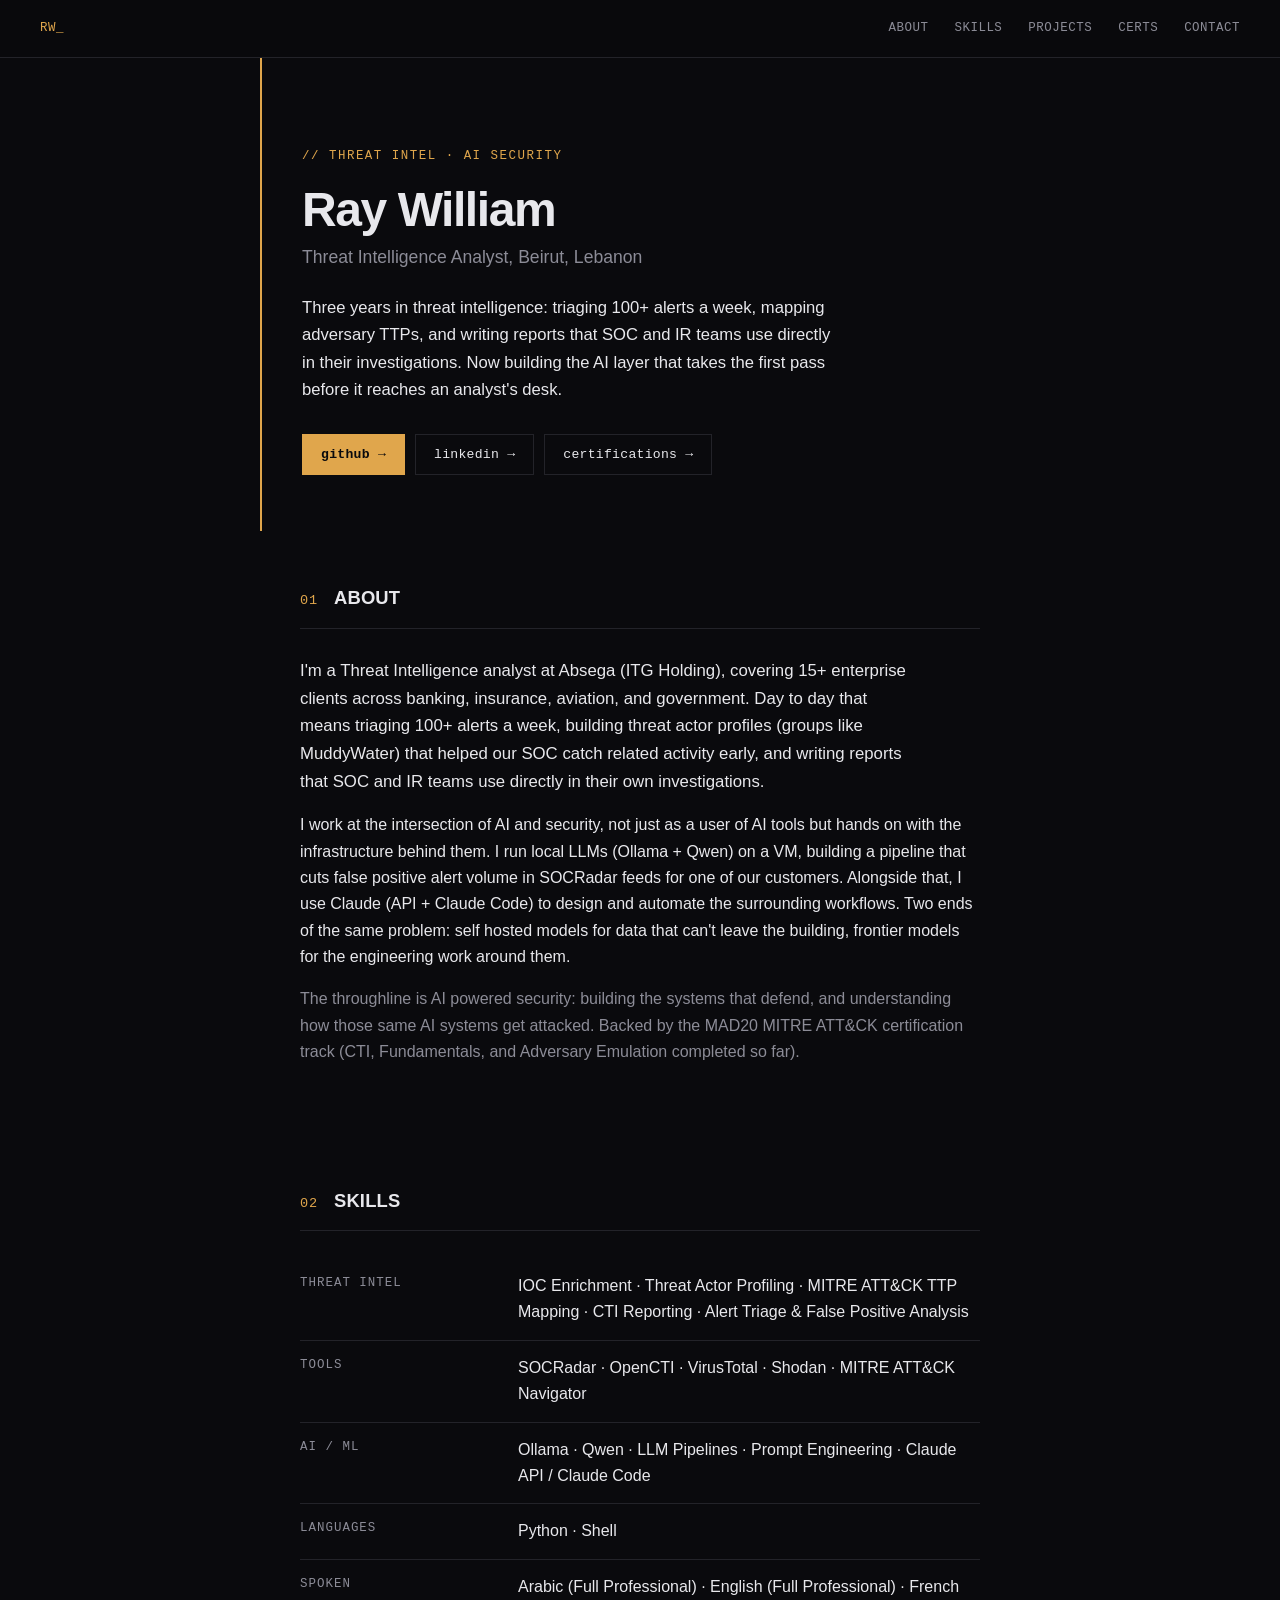
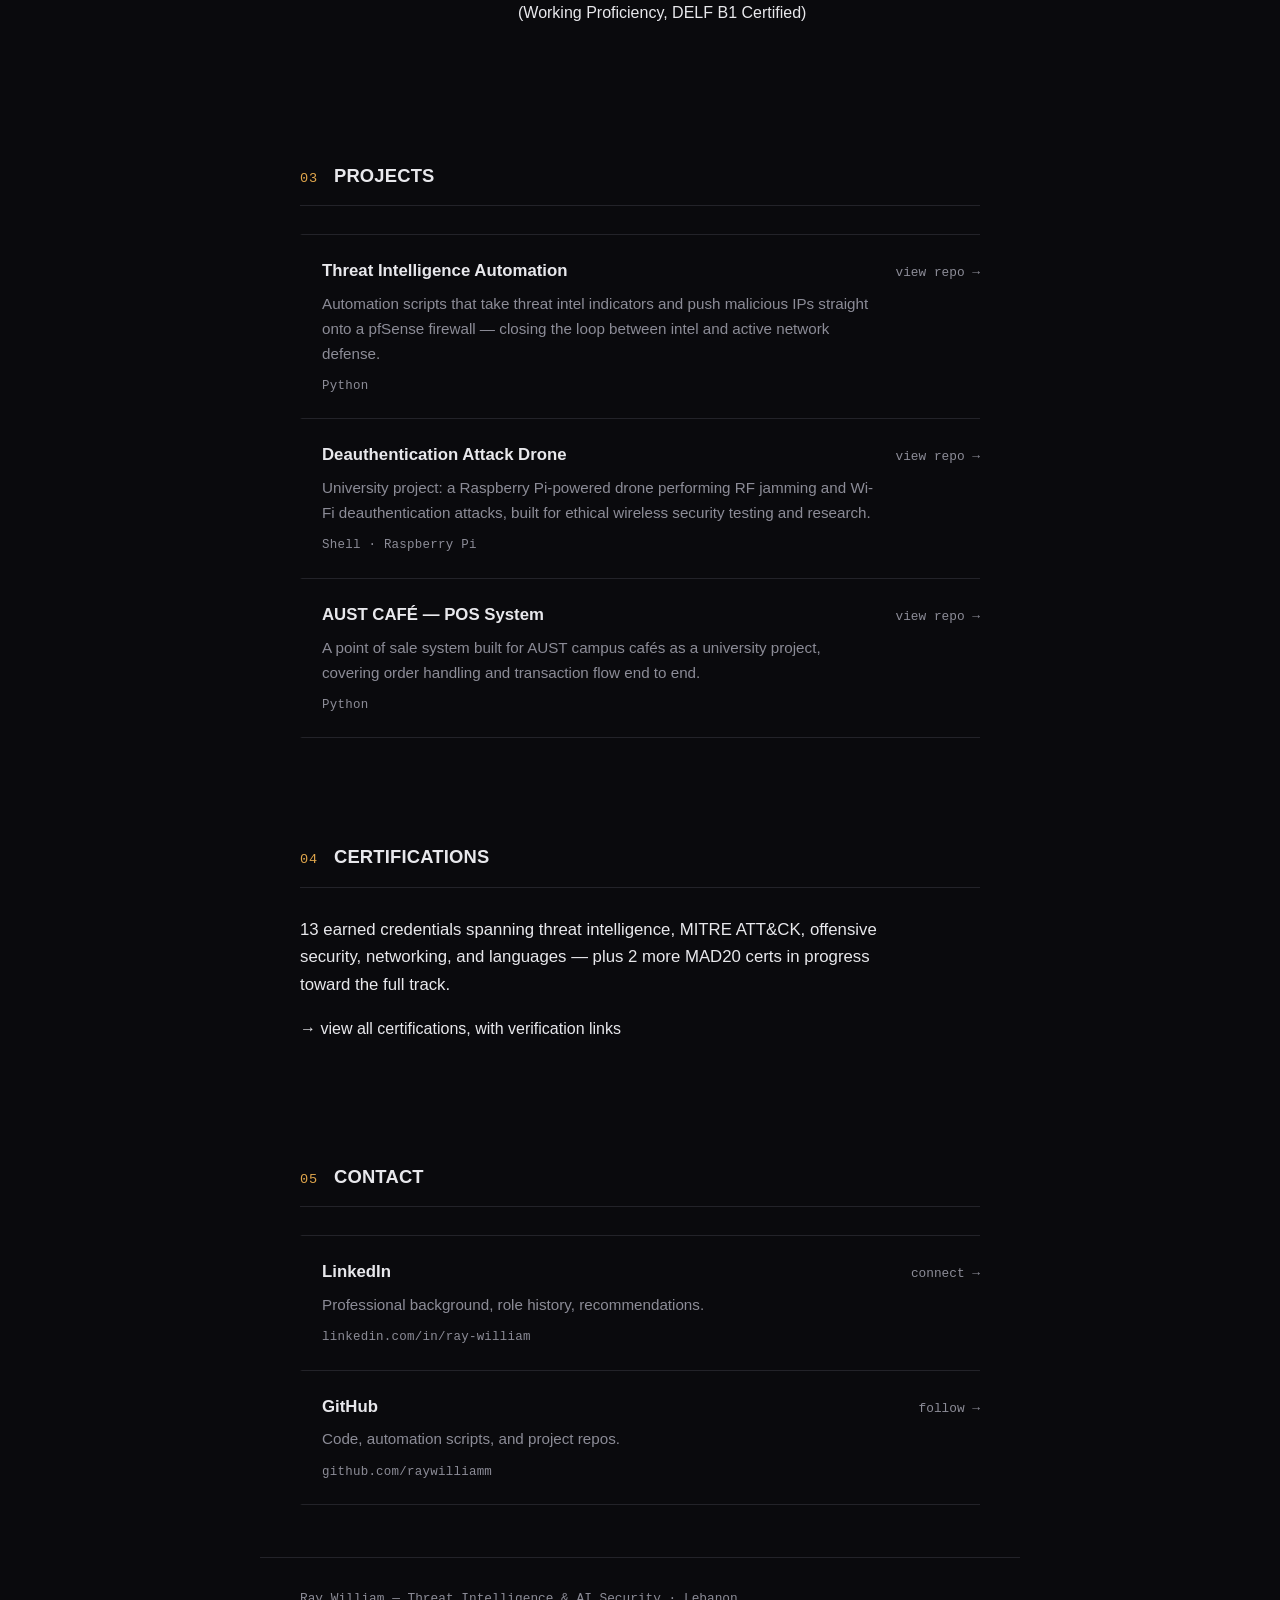
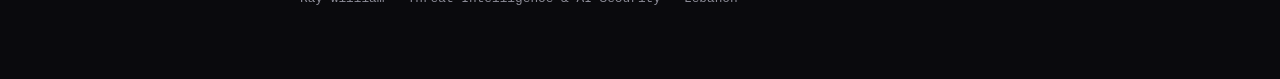
<file: index.html>
<!DOCTYPE html>
<html lang="en">
<head>
  <meta charset="UTF-8" />
  <meta name="viewport" content="width=device-width, initial-scale=1.0" />
  <meta name="description" content="Ray William — Threat Intelligence analyst expanding into AI + Cybersecurity. CTI reporting, MITRE ATT&CK, and AI powered security tooling." />
  <title>Ray William | Threat Intelligence &amp; AI Security</title>
  <link rel="stylesheet" href="style.css" />
</head>
<body>
  <nav>
    <span class="nav-mark">RW_</span>
    <div class="nav-links">
      <a href="#about">About</a>
      <a href="#skills">Skills</a>
      <a href="#projects">Projects</a>
      <a href="certifications.html">Certs</a>
      <a href="#contact">Contact</a>
    </div>
  </nav>

  <header class="hero">
    <p class="label">// threat intel · ai security</p>
    <h1>Ray William</h1>
    <p class="role">Threat Intelligence Analyst, Beirut, Lebanon</p>
    <p class="tagline">
      Three years in threat intelligence: triaging 100+ alerts a week, mapping adversary
      TTPs, and writing reports that SOC and IR teams use directly in their investigations.
      Now building the AI layer that takes the first pass before it reaches an analyst's desk.
    </p>
    <div class="cta-row">
      <a class="btn primary" href="https://github.com/raywilliamm" target="_blank" rel="noopener">github →</a>
      <a class="btn" href="https://www.linkedin.com/in/ray-william-22aa441b3/" target="_blank" rel="noopener">linkedin →</a>
      <a class="btn" href="certifications.html">certifications →</a>
    </div>
  </header>

  <section id="about">
    <div class="section-head"><span class="index">01</span><h2>About</h2></div>
    <p class="lede">
      I'm a Threat Intelligence analyst at Absega (ITG Holding), covering 15+ enterprise
      clients across banking, insurance, aviation, and government. Day to day that means
      triaging 100+ alerts a week, building threat actor profiles (groups like MuddyWater)
      that helped our SOC catch related activity early, and writing reports that SOC and
      IR teams use directly in their own investigations.
    </p>
    <p>
      I work at the intersection of AI and security, not just as a user of AI tools but
      hands on with the infrastructure behind them. I run local LLMs (Ollama + Qwen) on a
      VM, building a pipeline that cuts false positive alert volume in SOCRadar feeds for
      one of our customers. Alongside that, I use Claude (API + Claude Code) to design and
      automate the surrounding workflows. Two ends of the same problem: self hosted models
      for data that can't leave the building, frontier models for the engineering work
      around them.
    </p>
    <p class="dim">
      The throughline is AI powered security: building the systems that defend, and
      understanding how those same AI systems get attacked. Backed by the MAD20 MITRE
      ATT&amp;CK certification track (CTI, Fundamentals, and Adversary Emulation completed so far).
    </p>
  </section>

  <section id="skills">
    <div class="section-head"><span class="index">02</span><h2>Skills</h2></div>
    <dl>
      <div class="spec-row">
        <dt>Threat Intel</dt>
        <dd>IOC Enrichment · Threat Actor Profiling · MITRE ATT&amp;CK TTP Mapping · CTI Reporting · Alert Triage &amp; False Positive Analysis</dd>
      </div>
      <div class="spec-row">
        <dt>Tools</dt>
        <dd>SOCRadar · OpenCTI · VirusTotal · Shodan · MITRE ATT&amp;CK Navigator</dd>
      </div>
      <div class="spec-row">
        <dt>AI / ML</dt>
        <dd>Ollama · Qwen · LLM Pipelines · Prompt Engineering · Claude API / Claude Code</dd>
      </div>
      <div class="spec-row">
        <dt>Languages</dt>
        <dd>Python · Shell</dd>
      </div>
      <div class="spec-row">
        <dt>Spoken</dt>
        <dd>Arabic (Full Professional) · English (Full Professional) · French (Working Proficiency, DELF B1 Certified)</dd>
      </div>
    </dl>
  </section>

  <section id="projects">
    <div class="section-head"><span class="index">03</span><h2>Projects</h2></div>
    <div class="entry-list">
      <a class="entry" href="https://github.com/raywilliamm/Threat-intelligence-automation" target="_blank" rel="noopener">
        <div class="entry-top">
          <h3>Threat Intelligence Automation</h3>
          <span class="arrow">view repo →</span>
        </div>
        <p>Automation scripts that take threat intel indicators and push malicious IPs straight onto a pfSense firewall — closing the loop between intel and active network defense.</p>
        <div class="stack"><span>Python</span></div>
      </a>
      <a class="entry" href="https://github.com/raywilliamm/De-authentication-Attack-Drone" target="_blank" rel="noopener">
        <div class="entry-top">
          <h3>Deauthentication Attack Drone</h3>
          <span class="arrow">view repo →</span>
        </div>
        <p>University project: a Raspberry Pi-powered drone performing RF jamming and Wi-Fi deauthentication attacks, built for ethical wireless security testing and research.</p>
        <div class="stack"><span>Shell</span><span>Raspberry Pi</span></div>
      </a>
      <a class="entry" href="https://github.com/raywilliamm/AUST-Caf-POS" target="_blank" rel="noopener">
        <div class="entry-top">
          <h3>AUST CAFÉ — POS System</h3>
          <span class="arrow">view repo →</span>
        </div>
        <p>A point of sale system built for AUST campus cafés as a university project, covering order handling and transaction flow end to end.</p>
        <div class="stack"><span>Python</span></div>
      </a>
    </div>
  </section>

  <section id="certs">
    <div class="section-head"><span class="index">04</span><h2>Certifications</h2></div>
    <p class="lede">
      13 earned credentials spanning threat intelligence, MITRE ATT&amp;CK, offensive
      security, networking, and languages — plus 2 more MAD20 certs in progress toward
      the full track.
    </p>
    <p><a href="certifications.html">→ view all certifications, with verification links</a></p>
  </section>

  <section id="contact">
    <div class="section-head"><span class="index">05</span><h2>Contact</h2></div>
    <div class="entry-list">
      <a class="entry" href="https://www.linkedin.com/in/ray-william-22aa441b3/" target="_blank" rel="noopener">
        <div class="entry-top">
          <h3>LinkedIn</h3>
          <span class="arrow">connect →</span>
        </div>
        <p>Professional background, role history, recommendations.</p>
        <div class="stack"><span>linkedin.com/in/ray-william</span></div>
      </a>
      <a class="entry" href="https://github.com/raywilliamm" target="_blank" rel="noopener">
        <div class="entry-top">
          <h3>GitHub</h3>
          <span class="arrow">follow →</span>
        </div>
        <p>Code, automation scripts, and project repos.</p>
        <div class="stack"><span>github.com/raywilliamm</span></div>
      </a>
    </div>
  </section>

  <footer>
    Ray William — Threat Intelligence &amp; AI Security · Lebanon
  </footer>
</body>
</html>
</file>
<file: style.css>
:root {
  --bg: #0a0a0d;
  --surface: #131318;
  --border: #232329;
  --text: #e8e8ec;
  --text-dim: #8c8c97;
  --accent: #e0a64c;
  --accent-dim: rgba(224, 166, 76, 0.1);
  --green: #5fb88a;
  --amber: #e0a64c;

  --font-sans: -apple-system, BlinkMacSystemFont, "Segoe UI", Helvetica, Arial, sans-serif;
  --font-mono: ui-monospace, "SF Mono", SFMono-Regular, Menlo, Consolas, monospace;
}

* { box-sizing: border-box; }

html { scroll-behavior: smooth; }

body {
  margin: 0;
  font-family: var(--font-sans);
  background-color: var(--bg);
  color: var(--text);
  line-height: 1.65;
  font-size: 16px;
}

a { color: var(--text); text-decoration: none; }
a:hover { color: var(--accent); }

::selection { background: var(--accent); color: #0a0a0d; }

/* Nav */
nav {
  position: sticky;
  top: 0;
  z-index: 10;
  display: flex;
  align-items: center;
  justify-content: space-between;
  gap: 20px;
  padding: 18px 40px;
  background: rgba(10, 10, 13, 0.82);
  backdrop-filter: blur(10px);
  border-bottom: 1px solid var(--border);
  font-family: var(--font-mono);
  font-size: 0.78em;
  letter-spacing: 0.04em;
}
nav .nav-mark { color: var(--accent); }
nav .nav-links { display: flex; gap: 26px; }
nav a { color: var(--text-dim); text-transform: uppercase; }
nav a:hover { color: var(--accent); }
nav a.active { color: var(--text); border-bottom: 1px solid var(--accent); padding-bottom: 3px; }

/* Hero */
header.hero {
  max-width: 760px;
  margin: 0 auto;
  padding: 88px 40px 56px;
  border-left: 2px solid var(--accent);
}
header.hero .label {
  font-family: var(--font-mono);
  font-size: 0.78em;
  letter-spacing: 0.12em;
  text-transform: uppercase;
  color: var(--accent);
  margin: 0 0 18px;
}
header.hero h1 {
  font-size: 3em;
  font-weight: 700;
  margin: 0 0 6px;
  letter-spacing: -0.03em;
  line-height: 1.1;
}
header.hero .role {
  color: var(--text-dim);
  font-size: 1.1em;
  font-weight: 400;
  margin: 0 0 22px;
}
header.hero .tagline {
  max-width: 540px;
  margin: 0 0 30px;
  color: var(--text);
  font-size: 1.04em;
}

.cta-row { display: flex; flex-wrap: wrap; gap: 10px; }
.btn {
  display: inline-flex;
  align-items: center;
  gap: 6px;
  padding: 9px 18px;
  border: 1px solid var(--border);
  font-family: var(--font-mono);
  font-size: 0.82em;
  letter-spacing: 0.02em;
  color: var(--text);
  transition: border-color 0.15s ease, color 0.15s ease, background 0.15s ease;
}
.btn:hover { border-color: var(--accent); color: var(--accent); background: var(--accent-dim); }
.btn.primary { background: var(--accent); color: #0a0a0d; border-color: var(--accent); font-weight: 600; }
.btn.primary:hover { background: #ecbb6c; color: #0a0a0d; }

/* Sections */
section {
  max-width: 760px;
  margin: 0 auto;
  padding: 52px 40px;
}
.section-head {
  display: flex;
  align-items: baseline;
  gap: 16px;
  margin-bottom: 28px;
  border-bottom: 1px solid var(--border);
  padding-bottom: 14px;
}
.section-head .index {
  font-family: var(--font-mono);
  color: var(--accent);
  font-size: 0.85em;
  letter-spacing: 0.06em;
}
.section-head h2 {
  font-size: 1.15em;
  font-weight: 600;
  margin: 0;
  letter-spacing: 0.01em;
  text-transform: uppercase;
}

p { color: var(--text); }
.lede { font-size: 1.05em; color: var(--text); max-width: 620px; }
.dim { color: var(--text-dim); }

/* Skills — spec-sheet rows, not pill clouds */
.spec-row {
  display: grid;
  grid-template-columns: 200px 1fr;
  gap: 18px;
  padding: 14px 0;
  border-bottom: 1px solid var(--border);
}
.spec-row:last-child { border-bottom: none; }
.spec-row dt {
  font-family: var(--font-mono);
  font-size: 0.78em;
  letter-spacing: 0.08em;
  text-transform: uppercase;
  color: var(--text-dim);
}
.spec-row dd {
  margin: 0;
  color: var(--text);
}
@media (max-width: 600px) {
  .spec-row { grid-template-columns: 1fr; gap: 6px; }
}

/* Projects — list rows with accent reveal */
.entry-list { display: flex; flex-direction: column; }
.entry {
  display: block;
  padding: 22px 0 22px 20px;
  border-bottom: 1px solid var(--border);
  border-left: 2px solid transparent;
  transition: border-color 0.15s ease, padding 0.15s ease, background 0.15s ease;
}
.entry:hover {
  border-left-color: var(--accent);
  background: linear-gradient(90deg, var(--accent-dim), transparent 60%);
}
.entry:first-child { border-top: 1px solid var(--border); }
.entry-top {
  display: flex;
  align-items: baseline;
  justify-content: space-between;
  gap: 16px;
  margin-bottom: 6px;
}
.entry h3 { margin: 0; font-size: 1.05em; font-weight: 600; }
.entry .arrow { font-family: var(--font-mono); font-size: 0.8em; color: var(--text-dim); white-space: nowrap; }
.entry:hover .arrow { color: var(--accent); }
.entry p { margin: 0 0 10px; color: var(--text-dim); font-size: 0.95em; max-width: 560px; }
.entry .stack { font-family: var(--font-mono); font-size: 0.78em; color: var(--text-dim); letter-spacing: 0.02em; }
.entry .stack span:not(:last-child)::after { content: " · "; }

/* Certifications */
.cert-row {
  display: grid;
  grid-template-columns: auto 1fr auto;
  align-items: center;
  gap: 18px;
  padding: 16px 0 16px 20px;
  border-bottom: 1px solid var(--border);
  border-left: 2px solid transparent;
  transition: border-color 0.15s ease, background 0.15s ease;
}
.cert-row:first-child { border-top: 1px solid var(--border); }
a.cert-row:hover {
  border-left-color: var(--accent);
  background: linear-gradient(90deg, var(--accent-dim), transparent 60%);
}
.cert-row img {
  width: 40px;
  height: 40px;
  object-fit: contain;
  background: #fff;
  padding: 4px;
  border-radius: 4px;
}
.cert-row .ph {
  width: 40px;
  height: 40px;
  border: 1px solid var(--border);
  display: flex;
  align-items: center;
  justify-content: center;
  font-family: var(--font-mono);
  font-size: 0.7em;
  color: var(--text-dim);
  border-radius: 4px;
}
.cert-row h3 { margin: 0 0 3px; font-size: 0.98em; font-weight: 600; }
.cert-row .meta { margin: 0; font-family: var(--font-mono); font-size: 0.76em; color: var(--text-dim); letter-spacing: 0.01em; }
.cert-row .go { font-family: var(--font-mono); font-size: 0.78em; color: var(--text-dim); white-space: nowrap; }
a.cert-row:hover .go { color: var(--accent); }
@media (max-width: 600px) {
  .cert-row { grid-template-columns: auto 1fr; }
  .cert-row .go { display: none; }
}

.group-label {
  font-family: var(--font-mono);
  font-size: 0.74em;
  letter-spacing: 0.1em;
  text-transform: uppercase;
  color: var(--accent);
  margin: 36px 0 4px;
}
.group-label:first-of-type { margin-top: 0; }

.status-pill {
  font-family: var(--font-mono);
  font-size: 0.74em;
  letter-spacing: 0.04em;
  padding: 3px 10px;
  border: 1px solid var(--border);
  color: var(--text-dim);
  white-space: nowrap;
}
.status-pill.live { color: var(--green); border-color: rgba(95, 184, 138, 0.35); }
.status-pill.wip { color: var(--amber); border-color: rgba(224, 166, 76, 0.35); }

.back-link {
  display: inline-flex;
  align-items: center;
  gap: 6px;
  font-family: var(--font-mono);
  font-size: 0.8em;
  color: var(--text-dim);
  margin-bottom: 28px;
}
.back-link:hover { color: var(--accent); }

.page-intro { color: var(--text-dim); max-width: 600px; }

footer {
  max-width: 760px;
  margin: 0 auto;
  padding: 30px 40px 70px;
  color: var(--text-dim);
  font-family: var(--font-mono);
  font-size: 0.8em;
  border-top: 1px solid var(--border);
}

@media (max-width: 600px) {
  nav { padding: 16px 20px; }
  nav .nav-links { gap: 16px; }
  header.hero { padding: 64px 20px 44px; }
  header.hero h1 { font-size: 2.2em; }
  section { padding: 40px 20px; }
  footer { padding: 24px 20px 50px; }
}
</file>
